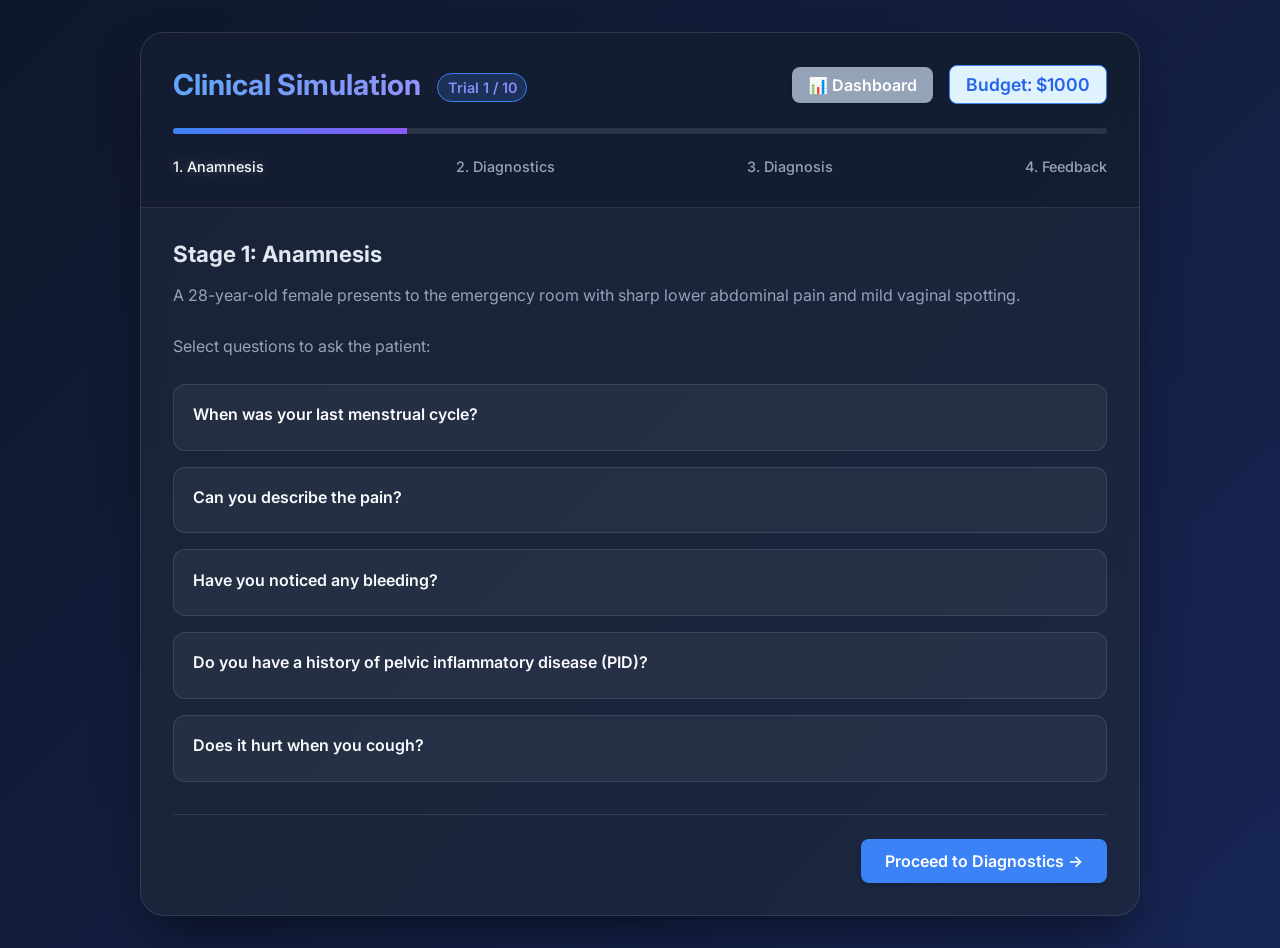
<file: index.html>
<!DOCTYPE html>
<html lang="en">

<head>
    <meta charset="UTF-8">
    <meta name="viewport" content="width=device-width, initial-scale=1.0">
    <title>Clinical Competencies eLearning</title> <!-- Premium Typography -->
    <link href="https://fonts.googleapis.com/css2?family=Inter:wght@400;500;600;700&display=swap" rel="stylesheet">
    <link rel="stylesheet" href="css/styles.css">
</head>

<body>
    <div id="app-container">
        <header id="app-header">
            <div style="display: flex; justify-content: space-between; align-items: center; margin-bottom: 1.5rem;">
                <h1 style="margin-bottom: 0;">Clinical Simulation</h1>
                <div style="display: flex; gap: 1rem; align-items: center;">
                    <button class="btn" id="dashboard-btn" style="background: var(--text-secondary); padding: 0.5rem 1rem;">&#128202; Dashboard</button>
                    <div id="budget-display" style="font-size: 1.1rem; font-weight: 600; padding: 0.5rem 1rem; background: #e0f2fe; border: 1px solid var(--accent-color); border-radius: 8px; color: var(--accent-hover);">
                        Budget: $<span id="budget-amount">1000</span>
                    </div>
                </div>
            </div>
            <div id="progress-bar-container">
                <div id="progress-bar"></div>
            </div>
            <nav id="stage-nav">
                <span class="stage-indicator active" id="indicator-anamnesis">1. Anamnesis</span>
                <span class="stage-indicator" id="indicator-diagnostics">2. Diagnostics</span>
                <span class="stage-indicator" id="indicator-diagnosis">3. Diagnosis</span>
                <span class="stage-indicator" id="indicator-feedback">4. Feedback</span>
            </nav>
        </header>

        <main id="app-content">
            <!-- Dynamic Components will be injected here -->
        </main>
    </div>

    <!-- Dashboard Modal -->
    <div class="modal-overlay" id="dashboard-modal">
        <div class="modal-content">
            <h2 class="section-title" style="margin-bottom: 1.5rem;">Learning Analytics</h2>
            <div class="stat-row">
                <span class="stat-label">Cases Successfully Solved:</span>
                <span class="stat-value" id="stat-cases">0</span>
            </div>
            <div class="stat-row">
                <span class="stat-label">Average Score:</span>
                <span class="stat-value" id="stat-score">0 / 100</span>
            </div>
            <div class="stat-row">
                <span class="stat-label">Budget Wasted (Irrelevant Tests):</span>
                <span class="stat-value" id="stat-wasted" style="color: var(--danger-color);">$0</span>
            </div>
            <div class="stat-row" style="border-bottom: none; margin-top: 1rem; background: #f1f5f9; padding: 1rem; border-radius: 8px;">
                <span class="stat-label" style="color: var(--text-primary);">Current Difficulty (Fading):</span>
                <span class="stat-value" id="stat-difficulty">Level 1</span>
            </div>
            <div class="nav-row" style="margin-top: 1.5rem;">
                <button class="btn" id="close-modal-btn">Close Dashboard</button>
            </div>
        </div>
    </div>

    <!-- Data & Application Logic -->
    <script src="js/data.js"></script>
    <script src="js/app.js"></script>
</body>

</html>
</file>
<file: css/styles.css>
:root {
    --bg-color: #0f172a;
    --surface-color: rgba(30, 41, 59, 0.7);
    --surface-border: rgba(255, 255, 255, 0.1);
    --text-primary: #f8fafc;
    --text-secondary: #94a3b8;
    --accent-color: #3b82f6;
    --accent-hover: #2563eb;
    --success-color: #10b981;
    --warning-color: #f59e0b;
    --danger-color: #ef4444;
    --font-family: 'Inter', sans-serif;
}

* {
    box-sizing: border-box;
    margin: 0;
    padding: 0;
}

body {
    font-family: var(--font-family);
    background: linear-gradient(135deg, var(--bg-color) 0%, #172554 100%);
    color: var(--text-primary);
    min-height: 100vh;
    display: flex;
    justify-content: center;
    align-items: center;
    padding: 2rem;
}

#app-container {
    width: 100%;
    max-width: 1000px;
    background: var(--surface-color);
    backdrop-filter: blur(12px);
    -webkit-backdrop-filter: blur(12px);
    border: 1px solid var(--surface-border);
    border-radius: 24px;
    box-shadow: 0 25px 50px -12px rgba(0, 0, 0, 0.5);
    overflow: hidden;
    display: flex;
    flex-direction: column;
    min-height: 80vh;
}

/* Header & Progress */
#app-header {
    padding: 2rem;
    border-bottom: 1px solid var(--surface-border);
    background: rgba(15, 23, 42, 0.5);
}

#app-header h1 {
    font-size: 1.8rem;
    font-weight: 700;
    margin-bottom: 1.5rem;
    background: linear-gradient(to right, #60a5fa, #a78bfa);
    -webkit-background-clip: text;
    -webkit-text-fill-color: transparent;
}

#progress-bar-container {
    height: 6px;
    background: rgba(255, 255, 255, 0.1);
    border-radius: 3px;
    margin-bottom: 1.5rem;
    overflow: hidden;
}

#progress-bar {
    height: 100%;
    width: 25%;
    background: linear-gradient(90deg, #3b82f6, #8b5cf6);
    transition: width 0.5s cubic-bezier(0.4, 0, 0.2, 1);
}

#stage-nav {
    display: flex;
    justify-content: space-between;
}

.stage-indicator {
    font-size: 0.9rem;
    color: var(--text-secondary);
    font-weight: 500;
    transition: all 0.3s ease;
}

.stage-indicator.active {
    color: var(--text-primary);
    text-shadow: 0 0 10px rgba(255, 255, 255, 0.3);
}

/* Main Content Area */
#app-content {
    padding: 2rem;
    flex: 1;
    overflow-y: auto;
    position: relative;
}

/* Animations */
@keyframes fadeIn {
    from { opacity: 0; transform: translateY(10px); }
    to { opacity: 1; transform: translateY(0); }
}

.fade-in {
    animation: fadeIn 0.4s ease forwards;
}

/* Common UI Elements */
.section-title {
    font-size: 1.4rem;
    margin-bottom: 1rem;
    color: #e2e8f0;
}

.description {
    color: var(--text-secondary);
    line-height: 1.6;
    margin-bottom: 1.5rem;
}

.btn {
    background: var(--accent-color);
    color: white;
    border: none;
    padding: 0.75rem 1.5rem;
    border-radius: 8px;
    font-size: 1rem;
    font-weight: 600;
    cursor: pointer;
    transition: all 0.2s ease;
    font-family: var(--font-family);
    box-shadow: 0 4px 6px -1px rgba(0, 0, 0, 0.1), 0 2px 4px -1px rgba(0, 0, 0, 0.06);
}

.btn:hover {
    background: var(--accent-hover);
    transform: translateY(-2px);
    box-shadow: 0 10px 15px -3px rgba(0, 0, 0, 0.1), 0 4px 6px -2px rgba(0, 0, 0, 0.05);
}

.btn:active {
    transform: translateY(0);
}

.btn:disabled {
    background: var(--text-secondary);
    cursor: not-allowed;
    transform: none;
}

/* List Items (Questions, Tests) */
.item-list {
    display: flex;
    flex-direction: column;
    gap: 1rem;
    margin-bottom: 2rem;
}

.list-item {
    background: rgba(255, 255, 255, 0.05);
    border: 1px solid var(--surface-border);
    padding: 1.2rem;
    border-radius: 12px;
    cursor: pointer;
    transition: all 0.2s ease;
    display: flex;
    justify-content: space-between;
    align-items: center;
}

.list-item:hover {
    background: rgba(255, 255, 255, 0.1);
    transform: translateX(4px);
    border-color: rgba(255, 255, 255, 0.2);
}

.list-item.selected {
    background: rgba(59, 130, 246, 0.15);
    border-color: var(--accent-color);
}

.item-content {
    flex: 1;
}

.item-title {
    font-weight: 600;
    margin-bottom: 0.4rem;
}

.item-result {
    margin-top: 0.8rem;
    padding-top: 0.8rem;
    border-top: 1px solid rgba(255, 255, 255, 0.1);
    color: var(--text-primary);
    font-style: italic;
    display: none;
}

.list-item.selected .item-result {
    display: block;
    animation: fadeIn 0.3s ease forwards;
}

/* Input Fields */
.input-group {
    margin-bottom: 1.5rem;
}

.text-input {
    width: 100%;
    padding: 1rem;
    background: rgba(0, 0, 0, 0.2);
    border: 1px solid var(--surface-border);
    border-radius: 8px;
    color: white;
    font-size: 1rem;
    font-family: var(--font-family);
    transition: all 0.2s ease;
}

.text-input:focus {
    outline: none;
    border-color: var(--accent-color);
    box-shadow: 0 0 0 3px rgba(59, 130, 246, 0.3);
}

/* Feedback Specific */
.feedback-card {
    background: rgba(255, 255, 255, 0.05);
    border: 1px solid var(--surface-border);
    padding: 1.5rem;
    border-radius: 12px;
    margin-bottom: 1.5rem;
}

.feedback-card.success {
    border-left: 4px solid var(--success-color);
}

.feedback-card.warning {
    border-left: 4px solid var(--warning-color);
}

.feedback-card.danger {
    border-left: 4px solid var(--danger-color);
}

.feedback-title {
    font-size: 1.2rem;
    font-weight: 600;
    margin-bottom: 0.5rem;
}

.feedback-title.success { color: var(--success-color); }
.feedback-title.warning { color: var(--warning-color); }
.feedback-title.danger { color: var(--danger-color); }

/* Navigation Row below logic */
.nav-row {
    display: flex;
    justify-content: flex-end;
    margin-top: 2rem;
    padding-top: 1.5rem;
    border-top: 1px solid var(--surface-border);
}

/* Dashboard Modal */
.modal-overlay {
    position: fixed;
    top: 0; left: 0; right: 0; bottom: 0;
    background: rgba(15, 23, 42, 0.6);
    backdrop-filter: blur(4px);
    display: flex;
    justify-content: center;
    align-items: center;
    z-index: 1000;
    opacity: 0;
    pointer-events: none;
    transition: opacity 0.3s ease;
}

.modal-overlay.open {
    opacity: 1;
    pointer-events: auto;
}

.modal-content {
    background: #ffffff;
    width: 90%;
    max-width: 500px;
    border-radius: 12px;
    padding: 2rem;
    box-shadow: 0 20px 25px -5px rgba(0, 0, 0, 0.1), 0 10px 10px -5px rgba(0, 0, 0, 0.04);
    transform: translateY(20px);
    transition: transform 0.3s ease;
}

.modal-overlay.open .modal-content {
    transform: translateY(0);
}

.stat-row {
    display: flex;
    justify-content: space-between;
    padding: 1rem 0;
    border-bottom: 1px solid var(--surface-border);
}

.stat-label {
    font-weight: 600;
    color: var(--text-secondary);
}

.stat-value {
    font-weight: bold;
    color: var(--accent-color);
}

/* 10-Trial Evaluation Screen Styles */
.eval-grid {
    display: grid;
    grid-template-columns: repeat(auto-fit, minmax(280px, 1fr));
    gap: 1.5rem;
    margin-bottom: 2rem;
}

.eval-card {
    background: rgba(255, 255, 255, 0.04);
    border: 1px solid var(--surface-border);
    border-radius: 16px;
    padding: 1.5rem;
    display: flex;
    flex-direction: column;
    align-items: center;
    justify-content: center;
    text-align: center;
    box-shadow: 0 10px 15px -3px rgba(0, 0, 0, 0.3);
    transition: transform 0.3s ease, box-shadow 0.3s ease;
}

.eval-card:hover {
    transform: translateY(-4px);
    box-shadow: 0 20px 25px -5px rgba(0, 0, 0, 0.4);
    border-color: rgba(255, 255, 255, 0.2);
}

.eval-card-title {
    font-size: 0.95rem;
    font-weight: 600;
    color: var(--text-secondary);
    margin-bottom: 1rem;
    text-transform: uppercase;
    letter-spacing: 0.05em;
}

.eval-card-value {
    font-size: 2.2rem;
    font-weight: 700;
    color: var(--text-primary);
    margin-bottom: 0.5rem;
}

.eval-card-subtext {
    font-size: 0.85rem;
    color: var(--text-secondary);
}

/* Success Circle Indicator */
.success-ring-container {
    position: relative;
    width: 100px;
    height: 100px;
    margin-bottom: 0.5rem;
}

.success-ring-svg {
    transform: rotate(-90deg);
}

.success-ring-bg {
    fill: none;
    stroke: rgba(255, 255, 255, 0.1);
    stroke-width: 8;
}

.success-ring-bar {
    fill: none;
    stroke: var(--success-color);
    stroke-width: 8;
    stroke-linecap: round;
    transition: stroke-dashoffset 0.8s ease;
}

.success-ring-text {
    position: absolute;
    top: 50%;
    left: 50%;
    transform: translate(-50%, -50%);
    font-size: 1.5rem;
    font-weight: 700;
    color: var(--text-primary);
}

/* Didactic Reflection Box */
.reflection-box {
    background: linear-gradient(135deg, rgba(59, 130, 246, 0.1) 0%, rgba(139, 92, 246, 0.1) 100%);
    border: 1px solid rgba(99, 102, 241, 0.3);
    border-left: 5px solid #6366f1;
    border-radius: 16px;
    padding: 1.8rem;
    margin-bottom: 2.5rem;
    box-shadow: 0 10px 15px -3px rgba(0, 0, 0, 0.2);
}

.reflection-title {
    font-size: 1.15rem;
    font-weight: 600;
    color: #a5b4fc;
    margin-bottom: 0.75rem;
    display: flex;
    align-items: center;
    gap: 0.5rem;
}

.reflection-content {
    font-size: 0.95rem;
    line-height: 1.6;
    color: #cbd5e1;
}

/* Interactive Collapsible Trial Accordion */
.accordion-container {
    display: flex;
    flex-direction: column;
    gap: 0.75rem;
    margin-bottom: 2.5rem;
}

.trial-accordion-item {
    border: 1px solid var(--surface-border);
    border-radius: 12px;
    background: rgba(255, 255, 255, 0.02);
    overflow: hidden;
    transition: border-color 0.2s ease;
}

.trial-accordion-item:hover {
    border-color: rgba(255, 255, 255, 0.15);
}

.trial-header {
    padding: 1rem 1.5rem;
    background: rgba(255, 255, 255, 0.03);
    display: flex;
    justify-content: space-between;
    align-items: center;
    cursor: pointer;
    user-select: none;
    transition: background-color 0.2s ease;
}

.trial-header:hover {
    background: rgba(255, 255, 255, 0.07);
}

.trial-header-left {
    display: flex;
    align-items: center;
    gap: 1rem;
    flex: 1;
}

.trial-num-badge {
    background: rgba(255, 255, 255, 0.1);
    color: var(--text-primary);
    font-weight: 600;
    font-size: 0.85rem;
    width: 28px;
    height: 28px;
    border-radius: 50%;
    display: flex;
    align-items: center;
    justify-content: center;
}

.trial-patient-name {
    font-weight: 500;
    font-size: 0.95rem;
    color: #e2e8f0;
}

.trial-header-right {
    display: flex;
    align-items: center;
    gap: 1rem;
}

.trial-score-badge {
    font-weight: 600;
    font-size: 0.95rem;
    color: var(--text-primary);
    margin-right: 0.5rem;
}

.status-badge {
    font-size: 0.75rem;
    font-weight: 700;
    text-transform: uppercase;
    padding: 0.25rem 0.6rem;
    border-radius: 20px;
    letter-spacing: 0.03em;
}

.status-badge.correct {
    background: rgba(16, 185, 129, 0.15);
    border: 1px solid var(--success-color);
    color: #34d399;
}

.status-badge.incorrect {
    background: rgba(239, 68, 68, 0.15);
    border: 1px solid var(--danger-color);
    color: #f87171;
}

.toggle-icon {
    font-size: 0.8rem;
    color: var(--text-secondary);
    transition: transform 0.2s ease;
}

/* Accordion Body */
.trial-body {
    display: none;
    padding: 1.5rem;
    border-top: 1px solid var(--surface-border);
    background: rgba(0, 0, 0, 0.15);
}

.trial-details-grid {
    display: grid;
    grid-template-columns: repeat(auto-fit, minmax(220px, 1fr));
    gap: 1.25rem;
    margin-bottom: 1.25rem;
}

.trial-detail-label {
    font-size: 0.8rem;
    color: var(--text-secondary);
    margin-bottom: 0.25rem;
    text-transform: uppercase;
    letter-spacing: 0.05em;
}

.trial-detail-value {
    font-size: 0.95rem;
    font-weight: 500;
    color: var(--text-primary);
}

.trial-diagnostics-section {
    padding-top: 1rem;
    border-top: 1px solid rgba(255, 255, 255, 0.05);
}

.test-tags-container {
    display: flex;
    flex-wrap: wrap;
    gap: 0.5rem;
    margin-top: 0.5rem;
}

.test-tag {
    font-size: 0.8rem;
    font-weight: 500;
    padding: 0.3rem 0.75rem;
    border-radius: 8px;
    display: inline-flex;
    align-items: center;
    gap: 0.35rem;
    box-shadow: 0 2px 4px rgba(0,0,0,0.1);
}

.test-tag.relevant {
    background: rgba(16, 185, 129, 0.08);
    border: 1px solid rgba(16, 185, 129, 0.3);
    color: #a7f3d0;
}

.test-tag.irrelevant {
    background: rgba(239, 68, 68, 0.08);
    border: 1px solid rgba(239, 68, 68, 0.3);
    color: #fca5a5;
}

/* Restart Button */
.eval-restart-btn-container {
    display: flex;
    justify-content: center;
    margin-top: 2rem;
    padding-top: 1.5rem;
    border-top: 1px solid var(--surface-border);
}

.eval-restart-btn {
    background: linear-gradient(135deg, #3b82f6 0%, #8b5cf6 100%);
    color: white;
    border: none;
    box-shadow: 0 0 20px rgba(139, 92, 246, 0.3);
    padding: 1rem 2.5rem;
    font-size: 1.1rem;
    border-radius: 12px;
    font-weight: 700;
    cursor: pointer;
    transition: all 0.3s cubic-bezier(0.4, 0, 0.2, 1);
    font-family: var(--font-family);
}

.eval-restart-btn:hover {
    background: linear-gradient(135deg, #2563eb 0%, #7c3aed 100%);
    box-shadow: 0 0 30px rgba(139, 92, 246, 0.5);
    transform: translateY(-3px) scale(1.02);
}
</file>
